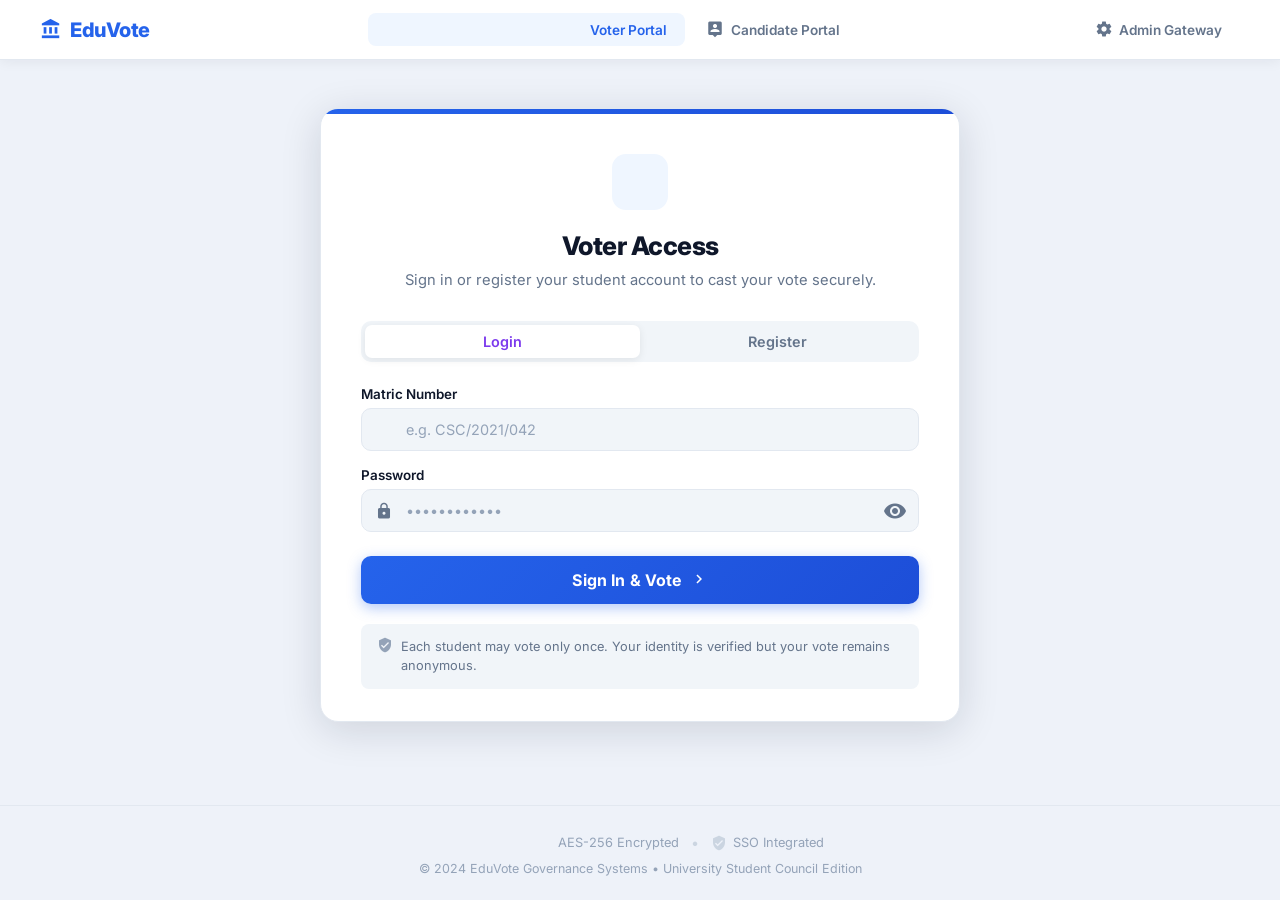
<file: Election/index.html>
<!DOCTYPE html>
<html lang="en">
<head>
  <meta charset="UTF-8" />
  <meta name="viewport" content="width=device-width, initial-scale=1.0"/>
  <title>EduVote – University Student Council Edition</title>
  <meta name="description" content="EduVote: A secure institutional voting platform for university student council elections."/>
  <link rel="preconnect" href="https://fonts.googleapis.com"/>
  <link href="https://fonts.googleapis.com/css2?family=Inter:wght@400;500;600;700;800&display=swap" rel="stylesheet"/>
  <link rel="stylesheet" href="https://fonts.googleapis.com/icon?family=Material+Icons"/>
  <link rel="stylesheet" href="css/style.css"/>
</head>
<body>

  <!-- ═══ NAVBAR ═══ -->
  <nav class="navbar">
    <div class="nav-brand">
      <span class="material-icons brand-icon">account_balance</span>
      <span class="brand-name">EduVote</span>
    </div>
    <div class="nav-tabs">
      <button class="nav-tab active" data-tab="voter" onclick="switchTab('voter')">
        <span class="material-icons tab-icon">how_to_vote</span>
        Voter Portal
      </button>
      <button class="nav-tab" data-tab="candidate" onclick="switchTab('candidate')">
        <span class="material-icons tab-icon">person_pin</span>
        Candidate Portal
      </button>
      <button class="nav-tab" data-tab="admin" onclick="switchTab('admin')">
        <span class="material-icons tab-icon">admin_panel_settings</span>
        Admin Gateway
      </button>
    </div>
  </nav>

  <!-- ═══ MAIN CONTENT ═══ -->
  <main class="main-content">

    <!-- ════════════ VOTER TAB ════════════ -->
    <section id="tab-voter" class="tab-panel active">
      <div class="card">
        <div class="card-top-bar voter-bar"></div>
        <div class="card-body">
          <div class="card-icon-wrap voter-icon-wrap">
            <span class="material-icons card-icon">how_to_vote</span>
          </div>
          <h1 class="card-title">Voter Access</h1>
          <p class="card-subtitle">Sign in or register your student account to cast your vote securely.</p>

          <div class="toggle-group">
            <button class="toggle-btn active" id="voter-login-btn" onclick="switchVoterView('login')">Login</button>
            <button class="toggle-btn" id="voter-register-btn" onclick="switchVoterView('register')">Register</button>
          </div>

          <!-- LOGIN FORM -->
          <form id="voter-login-form" class="auth-form" onsubmit="handleVoterLogin(event)">
            <div class="form-group">
              <label for="voter-matric">Matric Number</label>
              <div class="input-wrap">
                <span class="material-icons input-icon">badge</span>
                <input id="voter-matric" type="text" placeholder="e.g. CSC/2021/042" required/>
              </div>
            </div>
            <div class="form-group">
              <label for="voter-pass">Password</label>
              <div class="input-wrap">
                <span class="material-icons input-icon">lock</span>
                <input id="voter-pass" type="password" placeholder="••••••••••••" required/>
                <button type="button" class="toggle-pass" onclick="togglePassword('voter-pass', this)">
                  <span class="material-icons">visibility</span>
                </button>
              </div>
            </div>
            <div id="voter-error" class="error-msg hidden">
              <span class="material-icons">error_outline</span> Invalid credentials. Please try again.
            </div>
            <button type="submit" class="btn-primary voter-btn">
              Sign In &amp; Vote <span class="material-icons btn-icon">chevron_right</span>
            </button>
          </form>

          <!-- REGISTER FORM -->
          <form id="voter-register-form" class="auth-form hidden" onsubmit="handleVoterRegister(event)">
            <div class="form-group">
              <label for="voter-reg-name">Full Name</label>
              <div class="input-wrap">
                <span class="material-icons input-icon">person</span>
                <input id="voter-reg-name" type="text" placeholder="e.g. Jane Adaeze Obi" required/>
              </div>
            </div>
            <div class="form-group">
              <label for="voter-reg-matric">Matric Number</label>
              <div class="input-wrap">
                <span class="material-icons input-icon">badge</span>
                <input id="voter-reg-matric" type="text" placeholder="e.g. CSC/2021/042" required/>
              </div>
            </div>
            <div class="form-group">
              <label for="voter-reg-year">Year / Grade</label>
              <div class="input-wrap">
                <span class="material-icons input-icon">school</span>
                <select id="voter-reg-year" required>
                  <option value="">Select your year…</option>
                  <option value="1">Year 1 (100 Level)</option>
                  <option value="2">Year 2 (200 Level)</option>
                  <option value="3">Year 3 (300 Level)</option>
                  <option value="4">Year 4 (400 Level)</option>
                  <option value="5">Year 5 (500 Level)</option>
                </select>
              </div>
            </div>
            <div class="form-group">
              <label for="voter-reg-email">School Email</label>
              <div class="input-wrap">
                <span class="material-icons input-icon">email</span>
                <input id="voter-reg-email" type="email" placeholder="student@university.edu" required/>
              </div>
            </div>
            <div class="form-group">
              <label for="voter-reg-contact">Contact Info</label>
              <div class="input-wrap">
                <span class="material-icons input-icon">phone</span>
                <input id="voter-reg-contact" type="tel" placeholder="e.g. +234 801 234 5678" required/>
              </div>
            </div>
            <div class="form-group">
              <label for="voter-reg-pass">Create Password</label>
              <div class="input-wrap">
                <span class="material-icons input-icon">lock</span>
                <input id="voter-reg-pass" type="password" placeholder="Min. 8 characters" required/>
                <button type="button" class="toggle-pass" onclick="togglePassword('voter-reg-pass', this)">
                  <span class="material-icons">visibility</span>
                </button>
              </div>
            </div>
            <div id="voter-reg-error" class="error-msg hidden">
              <span class="material-icons">error_outline</span> Please fill in all fields correctly.
            </div>
            <button type="submit" class="btn-primary voter-btn">
              Create Account <span class="material-icons btn-icon">how_to_reg</span>
            </button>
          </form>

          <div class="card-footer-note">
            <span class="material-icons note-icon">verified_user</span>
            Each student may vote only once. Your identity is verified but your vote remains anonymous.
          </div>
        </div>
      </div>
    </section>

    <!-- ════════════ CANDIDATE TAB ════════════ -->
    <section id="tab-candidate" class="tab-panel">
      <div class="card">
        <div class="card-top-bar candidate-bar"></div>
        <div class="card-body">
          <div class="card-icon-wrap candidate-icon-wrap">
            <span class="material-icons card-icon">person_pin</span>
          </div>
          <h1 class="card-title">Candidate Portal</h1>
          <p class="card-subtitle">Register your candidacy or access your campaign dashboard.</p>

          <div class="toggle-group">
            <button class="toggle-btn active" id="cand-login-btn" onclick="switchCandidateView('login')">Login</button>
            <button class="toggle-btn" id="cand-register-btn" onclick="switchCandidateView('register')">Register</button>
          </div>

          <!-- LOGIN FORM -->
          <form id="candidate-login-form" class="auth-form" onsubmit="handleCandidateLogin(event)">
            <div class="form-group">
              <label for="cand-matric">Matric Number</label>
              <div class="input-wrap">
                <span class="material-icons input-icon">badge</span>
                <input id="cand-matric" type="text" placeholder="e.g. CSC/2021/042" required/>
              </div>
            </div>
            <div class="form-group">
              <label for="cand-pass">Password</label>
              <div class="input-wrap">
                <span class="material-icons input-icon">lock</span>
                <input id="cand-pass" type="password" placeholder="••••••••••••" required/>
                <button type="button" class="toggle-pass" onclick="togglePassword('cand-pass', this)">
                  <span class="material-icons">visibility</span>
                </button>
              </div>
            </div>
            <div id="cand-error" class="error-msg hidden">
              <span class="material-icons">error_outline</span> Invalid credentials. Please try again.
            </div>
            <button type="submit" class="btn-primary candidate-btn">
              Access Dashboard <span class="material-icons btn-icon">chevron_right</span>
            </button>
          </form>

          <!-- REGISTER FORM -->
          <form id="candidate-register-form" class="auth-form hidden" onsubmit="handleCandidateRegister(event)">
            <div class="form-group">
              <label for="cand-reg-name">Full Name</label>
              <div class="input-wrap">
                <span class="material-icons input-icon">person</span>
                <input id="cand-reg-name" type="text" placeholder="e.g. John Adewale Doe" required/>
              </div>
            </div>
            <div class="form-group">
              <label for="cand-reg-matric">Matric Number</label>
              <div class="input-wrap">
                <span class="material-icons input-icon">badge</span>
                <input id="cand-reg-matric" type="text" placeholder="e.g. CSC/2021/042" required/>
              </div>
            </div>
            <div class="form-group">
              <label for="cand-reg-year">Year / Grade</label>
              <div class="input-wrap">
                <span class="material-icons input-icon">school</span>
                <select id="cand-reg-year" required>
                  <option value="">Select your year…</option>
                  <option value="1">Year 1 (100 Level)</option>
                  <option value="2">Year 2 (200 Level)</option>
                  <option value="3">Year 3 (300 Level)</option>
                  <option value="4">Year 4 (400 Level)</option>
                  <option value="5">Year 5 (500 Level)</option>
                </select>
              </div>
            </div>
            <div class="form-group">
              <label for="cand-reg-dept">Department</label>
              <div class="input-wrap">
                <span class="material-icons input-icon">account_tree</span>
                <input id="cand-reg-dept" type="text" placeholder="e.g. Computer Science" required/>
              </div>
            </div>
            <div class="form-group">
              <label for="cand-reg-position">Desired Position</label>
              <div class="input-wrap">
                <span class="material-icons input-icon">assignment_ind</span>
                <select id="cand-reg-position" required>
                  <option value="">Select position…</option>
                  <option value="President">President</option>
                  <option value="Vice President">Vice President</option>
                  <option value="Treasurer">Treasurer</option>
                  <option value="Secretary">Secretary</option>
                </select>
              </div>
            </div>
            <div class="form-group">
              <label for="cand-reg-photo">Profile Photo</label>
              <div class="input-wrap">
                <span class="material-icons input-icon">add_a_photo</span>
                <input id="cand-reg-photo" type="file" accept="image/*" required style="padding-top: 0.6rem;"/>
              </div>
            </div>
            <div class="form-group">
              <label for="cand-reg-manifesto">Candidate's Manifesto</label>
              <div class="input-wrap">
                <span class="material-icons input-icon">description</span>
                <textarea id="cand-reg-manifesto" placeholder="Write your campaign manifesto here..." required style="min-height: 120px; padding-top: 0.8rem; resize: vertical;"></textarea>
              </div>
            </div>
            <div class="form-group">
              <label for="cand-reg-contact">Contact Info</label>
              <div class="input-wrap">
                <span class="material-icons input-icon">phone</span>
                <input id="cand-reg-contact" type="tel" placeholder="e.g. +234 801 234 5678" required/>
              </div>
            </div>
            <div class="form-group">
              <label for="cand-reg-pass">Create Password</label>
              <div class="input-wrap">
                <span class="material-icons input-icon">lock</span>
                <input id="cand-reg-pass" type="password" placeholder="Min. 8 characters" required/>
                <button type="button" class="toggle-pass" onclick="togglePassword('cand-reg-pass', this)">
                  <span class="material-icons">visibility</span>
                </button>
              </div>
            </div>
            <div id="cand-reg-error" class="error-msg hidden">
              <span class="material-icons">error_outline</span> Please fill in all fields.
            </div>
            <button type="submit" class="btn-primary candidate-btn">
              Submit Application <span class="material-icons btn-icon">send</span>
            </button>
          </form>

          <div class="card-footer-note">
            <span class="material-icons note-icon">info</span>
            Candidacy applications are subject to review by the Election Committee.
          </div>
        </div>
      </div>
    </section>

    <!-- ════════════ ADMIN TAB ════════════ -->
    <section id="tab-admin" class="tab-panel">
      <div class="card">
        <div class="card-top-bar admin-bar"></div>
        <div class="card-body">
          <div class="card-icon-wrap admin-icon-wrap">
            <span class="material-icons card-icon">admin_panel_settings</span>
          </div>
          <h1 class="card-title">Institutional Access</h1>
          <p class="card-subtitle">Login or register your administrative account to manage elections.</p>

          <div class="toggle-group">
            <button class="toggle-btn active" id="admin-login-btn" onclick="switchAdminView('login')">Login</button>
            <button class="toggle-btn" id="admin-register-btn" onclick="switchAdminView('register')">Register</button>
          </div>

          <!-- LOGIN FORM -->
          <form id="admin-login-form" class="auth-form" onsubmit="handleAdminLogin(event)">
            <div class="form-group">
              <label for="admin-email">School Email</label>
              <div class="input-wrap">
                <span class="material-icons input-icon">email</span>
                <input id="admin-email" type="email" placeholder="name@university.edu" required/>
              </div>
            </div>
            <div class="form-group">
              <label for="admin-pass">Password</label>
              <div class="input-wrap">
                <span class="material-icons input-icon">lock</span>
                <input id="admin-pass" type="password" placeholder="••••••••••••" required/>
                <button type="button" class="toggle-pass" onclick="togglePassword('admin-pass', this)">
                  <span class="material-icons">visibility</span>
                </button>
              </div>
            </div>
            <div id="admin-error" class="error-msg hidden">
              <span class="material-icons">error_outline</span> Invalid credentials. Access denied.
            </div>
            <button type="submit" class="btn-primary admin-btn">
              Authenticate <span class="material-icons btn-icon">shield</span>
            </button>
          </form>

          <!-- REGISTER FORM -->
          <form id="admin-register-form" class="auth-form hidden" onsubmit="handleAdminRegister(event)">
            <div class="form-group">
              <label for="admin-reg-name">Full Name</label>
              <div class="input-wrap">
                <span class="material-icons input-icon">person</span>
                <input id="admin-reg-name" type="text" placeholder="e.g. Dr. Emeka Okafor" required/>
              </div>
            </div>
            <div class="form-group">
              <label for="admin-reg-email">School Email</label>
              <div class="input-wrap">
                <span class="material-icons input-icon">email</span>
                <input id="admin-reg-email" type="email" placeholder="name@university.edu" required/>
              </div>
            </div>

            <div class="form-group">
              <label for="admin-reg-pass">Create Password</label>
              <div class="input-wrap">
                <span class="material-icons input-icon">lock</span>
                <input id="admin-reg-pass" type="password" placeholder="Min. 8 characters" required/>
                <button type="button" class="toggle-pass" onclick="togglePassword('admin-reg-pass', this)">
                  <span class="material-icons">visibility</span>
                </button>
              </div>
            </div>
            <div id="admin-reg-error" class="error-msg hidden">
              <span class="material-icons">error_outline</span> Please fill in all fields correctly.
            </div>
            <button type="submit" class="btn-primary admin-btn">
              Submit Registration <span class="material-icons btn-icon">how_to_reg</span>
            </button>
          </form>

          <div class="card-footer-note">
            <span class="material-icons note-icon">lock</span>
            Secure connection established. All administrative actions are logged for academic integrity.
          </div>
        </div>
      </div>
    </section>
  </main>

  <!-- ═══ SECURITY FOOTER ═══ -->
  <footer class="site-footer">
    <div class="footer-badges">
      <div class="footer-badge">
        <span class="material-icons">shield</span>
        AES-256 Encrypted
      </div>
      <div class="footer-sep">•</div>
      <div class="footer-badge">
        <span class="material-icons">verified_user</span>
        SSO Integrated
      </div>
    </div>
    <p class="copyright">© 2024 EduVote Governance Systems • University Student Council Edition</p>
  </footer>

  <!-- ═══ TOAST NOTIFICATION ═══ -->
  <div id="toast" class="toast hidden">
    <span class="material-icons">info</span>
    <span id="toast-msg"></span>
  </div>

  <script src="js/app.js"></script>
</body>
</html>
</file>
<file: Election/css/style.css>
/* ════════════════════════════════════════
   EduVote – Global Styles
   ════════════════════════════════════════ */

@import url('https://fonts.googleapis.com/css2?family=Inter:wght@400;500;600;700;800&display=swap');

*,
*::before,
*::after
{
  box-sizing: border-box;
  margin: 0;
  padding: 0;
}

:root
{
  --voter-primary: #2563eb;
  --voter-light: #eff6ff;
  --voter-gradient: linear-gradient(135deg, #2563eb, #1d4ed8);

  --candidate-primary: #7c3aed;
  --candidate-light: #f5f3ff;
  --candidate-gradient: linear-gradient(135deg, #7c3aed, #6d28d9);

  --admin-primary: #0f172a;
  --admin-accent: #2563eb;
  --admin-light: #f8fafc;
  --admin-gradient: linear-gradient(135deg, #2563eb, #7c3aed);

  --bg: #eef2f9;
  --surface: #ffffff;
  --text-primary: #0f172a;
  --text-secondary: #64748b;
  --border: #e2e8f0;
  --input-bg: #f1f5f9;
  --shadow: 0 4px 24px rgba(15, 23, 42, .08);
  --shadow-lg: 0 8px 40px rgba(15, 23, 42, .14);
  --radius: 18px;
  --radius-sm: 10px;
  --transition: .22s cubic-bezier(.4, 0, .2, 1);
}

html
{
  scroll-behavior: smooth;
}

body
{
  font-family: 'Inter', sans-serif;
  background: var(--bg);
  color: var(--text-primary);
  min-height: 100vh;
  display: flex;
  flex-direction: column;
}

/* ══ NAVBAR ══ */
.navbar
{
  background: var(--surface);
  border-bottom: 1px solid var(--border);
  display: flex;
  align-items: center;
  justify-content: space-between;
  padding: 0 2.5rem;
  height: 60px;
  position: sticky;
  top: 0;
  z-index: 100;
  box-shadow: 0 2px 12px rgba(15, 23, 42, .06);
}

.nav-brand
{
  display: flex;
  align-items: center;
  gap: .5rem;
  font-size: 1.25rem;
  font-weight: 800;
  color: var(--voter-primary);
  letter-spacing: -.5px;
}

.brand-icon
{
  font-size: 1.4rem !important;
}

.nav-tabs
{
  display: flex;
  gap: .25rem;
}

.nav-tab
{
  display: flex;
  align-items: center;
  gap: .4rem;
  padding: .5rem 1.1rem;
  border: none;
  border-radius: 8px;
  background: transparent;
  color: var(--text-secondary);
  font-size: .85rem;
  font-weight: 600;
  font-family: 'Inter', sans-serif;
  cursor: pointer;
  transition: all var(--transition);
}

.nav-tab .tab-icon
{
  font-size: 1.1rem !important;
}

.nav-tab:hover
{
  background: var(--input-bg);
  color: var(--text-primary);
}

.nav-tab.active[data-tab="voter"]
{
  background: var(--voter-light);
  color: var(--voter-primary);
}

.nav-tab.active[data-tab="candidate"]
{
  background: var(--candidate-light);
  color: var(--candidate-primary);
}

.nav-tab.active[data-tab="admin"]
{
  background: #f1f5f9;
  color: var(--admin-primary);
}

/* ══ MAIN ══ */
.main-content
{
  flex: 1;
  display: flex;
  align-items: flex-start;
  justify-content: center;
  padding: 3rem 1.5rem 2rem;
}

.tab-panel
{
  display: none;
  width: 100%;
  max-width: 640px;
}

.tab-panel.active
{
  display: block;
  animation: fadeUp .3s ease;
}

@keyframes fadeUp
{
  from
  {
    opacity: 0;
    transform: translateY(16px);
  }

  to
  {
    opacity: 1;
    transform: translateY(0);
  }
}

/* ══ CARD ══ */
.card
{
  background: var(--surface);
  border-radius: var(--radius);
  box-shadow: var(--shadow-lg);
  overflow: hidden;
  border: 1px solid var(--border);
}

.card-top-bar
{
  height: 5px;
}

.voter-bar
{
  background: var(--voter-gradient);
}

.candidate-bar
{
  background: var(--candidate-gradient);
}

.admin-bar
{
  background: var(--admin-gradient);
}

.card-body
{
  padding: 2.5rem 2.5rem 2rem;
}

.card-icon-wrap
{
  width: 56px;
  height: 56px;
  border-radius: 14px;
  display: flex;
  align-items: center;
  justify-content: center;
  margin: 0 auto 1.25rem;
}

.voter-icon-wrap
{
  background: var(--voter-light);
}

.candidate-icon-wrap
{
  background: var(--candidate-light);
}

.admin-icon-wrap
{
  background: #f1f5f9;
}

.card-icon
{
  font-size: 1.75rem !important;
}

.voter-icon-wrap .card-icon
{
  color: var(--voter-primary);
}

.candidate-icon-wrap .card-icon
{
  color: var(--candidate-primary);
}

.admin-icon-wrap .card-icon
{
  color: var(--admin-primary);
}

.card-title
{
  text-align: center;
  font-size: 1.6rem;
  font-weight: 800;
  color: var(--text-primary);
  margin-bottom: .5rem;
  letter-spacing: -.5px;
}

.card-subtitle
{
  text-align: center;
  color: var(--text-secondary);
  font-size: .92rem;
  line-height: 1.6;
  margin-bottom: 1.75rem;
}

/* ══ TOGGLE GROUP (Login / Register) ══ */
.toggle-group
{
  display: flex;
  background: var(--input-bg);
  border-radius: 10px;
  padding: 4px;
  margin-bottom: 1.5rem;
}

.toggle-btn
{
  flex: 1;
  padding: .5rem;
  border: none;
  border-radius: 7px;
  background: transparent;
  font-size: .9rem;
  font-weight: 600;
  font-family: 'Inter', sans-serif;
  cursor: pointer;
  color: var(--text-secondary);
  transition: all var(--transition);
}

.toggle-btn.active
{
  background: var(--surface);
  color: var(--candidate-primary);
  box-shadow: 0 2px 8px rgba(0, 0, 0, .08);
}

/* ══ FORMS ══ */
.auth-form
{
  display: flex;
  flex-direction: column;
  gap: 1rem;
}

.form-group
{
  display: flex;
  flex-direction: column;
  gap: .4rem;
}

.form-group label
{
  font-size: .84rem;
  font-weight: 600;
  color: var(--text-primary);
}

.input-wrap
{
  position: relative;
  display: flex;
  align-items: center;
}

.input-icon
{
  position: absolute;
  left: 14px;
  color: var(--text-secondary);
  font-size: 1.15rem !important;
  pointer-events: none;
}

.input-wrap input,
.input-wrap select,
.input-wrap textarea
{
  width: 100%;
  padding: .75rem .85rem .75rem 2.75rem;
  border: 1.5px solid var(--border);
  border-radius: var(--radius-sm);
  background: var(--input-bg);
  font-size: .9rem;
  font-family: 'Inter', sans-serif;
  color: var(--text-primary);
  outline: none;
  transition: border-color var(--transition), box-shadow var(--transition);
  appearance: none;
}

.input-wrap input:focus,
.input-wrap select:focus
{
  border-color: var(--voter-primary);
  box-shadow: 0 0 0 3px rgba(37, 99, 235, .12);
  background: #fff;
}

.input-wrap input::placeholder
{
  color: #94a3b8;
}

.toggle-pass
{
  position: absolute;
  right: 12px;
  background: none;
  border: none;
  cursor: pointer;
  color: var(--text-secondary);
  display: flex;
  padding: 0;
  transition: color var(--transition);
}

.toggle-pass:hover
{
  color: var(--voter-primary);
}

/* ══ ERROR ══ */
.error-msg
{
  display: flex;
  align-items: center;
  gap: .4rem;
  font-size: .83rem;
  color: #dc2626;
  background: #fef2f2;
  border: 1px solid #fecaca;
  border-radius: 8px;
  padding: .6rem .85rem;
}

.error-msg .material-icons
{
  font-size: 1rem !important;
}

/* ══ BUTTONS ══ */
.btn-primary
{
  display: flex;
  align-items: center;
  justify-content: center;
  gap: .5rem;
  width: 100%;
  padding: .85rem 1.5rem;
  border: none;
  border-radius: var(--radius-sm);
  font-size: 1rem;
  font-weight: 700;
  font-family: 'Inter', sans-serif;
  color: #fff;
  cursor: pointer;
  margin-top: .5rem;
  transition: all var(--transition);
  letter-spacing: .01em;
}

.voter-btn
{
  background: var(--voter-gradient);
  box-shadow: 0 4px 14px rgba(37, 99, 235, .35);
}

.candidate-btn
{
  background: var(--candidate-gradient);
  box-shadow: 0 4px 14px rgba(124, 58, 237, .35);
}

.admin-btn
{
  background: var(--admin-gradient);
  box-shadow: 0 4px 14px rgba(37, 99, 235, .35);
}

.voter-btn:hover
{
  transform: translateY(-1px);
  box-shadow: 0 6px 20px rgba(37, 99, 235, .45);
}

.candidate-btn:hover
{
  transform: translateY(-1px);
  box-shadow: 0 6px 20px rgba(124, 58, 237, .45);
}

.admin-btn:hover
{
  transform: translateY(-1px);
  box-shadow: 0 6px 20px rgba(37, 99, 235, .45);
}

.btn-primary:disabled
{
  opacity: .5;
  cursor: not-allowed;
  transform: none !important;
}

.btn-icon
{
  font-size: 1.1rem !important;
}

.btn-outline
{
  display: flex;
  align-items: center;
  gap: .4rem;
  padding: .5rem 1rem;
  border: 1.5px solid var(--border);
  border-radius: 8px;
  background: var(--surface);
  font-size: .85rem;
  font-weight: 600;
  font-family: 'Inter', sans-serif;
  cursor: pointer;
  color: var(--text-secondary);
  transition: all var(--transition);
}

.btn-outline:hover
{
  border-color: var(--voter-primary);
  color: var(--voter-primary);
  background: var(--voter-light);
}

/* ══ FORGOT LINK ══ */
.forgot-link
{
  display: block;
  text-align: center;
  color: var(--voter-primary);
  font-size: .88rem;
  font-weight: 600;
  margin-top: .75rem;
  text-decoration: none;
  transition: opacity var(--transition);
}

.forgot-link:hover
{
  opacity: .75;
  text-decoration: underline;
}

/* ══ CARD FOOTER NOTE ══ */
.card-footer-note
{
  display: flex;
  align-items: flex-start;
  gap: .5rem;
  margin-top: 1.25rem;
  padding: .85rem 1rem;
  background: var(--input-bg);
  border-radius: 8px;
  font-size: .8rem;
  color: var(--text-secondary);
  line-height: 1.5;
}

.note-icon
{
  font-size: 1rem !important;
  color: #94a3b8;
  flex-shrink: 0;
}

/* ══ DASHBOARD ══ */
.dashboard
{
  margin-top: 1.5rem;
  animation: fadeUp .3s ease;
}

.dashboard-header
{
  display: flex;
  align-items: center;
  justify-content: space-between;
  margin-bottom: 1.5rem;
  flex-wrap: wrap;
  gap: 1rem;
}

.dashboard-header h2
{
  font-size: 1.4rem;
  font-weight: 800;
  color: var(--text-primary);
}

.dashboard-sub
{
  color: var(--text-secondary);
  font-size: .88rem;
  margin-top: .2rem;
}

/* ══ STATS GRID ══ */
.stats-grid
{
  display: grid;
  grid-template-columns: repeat(4, 1fr);
  gap: 1rem;
  margin-bottom: 1.75rem;
}

@media (max-width: 560px)
{
  .stats-grid
  {
    grid-template-columns: repeat(2, 1fr);
  }
}

.stat-card
{
  background: var(--surface);
  border-radius: var(--radius-sm);
  padding: 1.25rem 1rem;
  display: flex;
  flex-direction: column;
  align-items: center;
  gap: .4rem;
  border: 1.5px solid var(--border);
  box-shadow: var(--shadow);
  text-align: center;
  transition: transform var(--transition), box-shadow var(--transition);
}

.stat-card:hover
{
  transform: translateY(-2px);
  box-shadow: var(--shadow-lg);
}

.stat-icon
{
  font-size: 1.5rem !important;
}

.admin-stat .stat-icon
{
  color: var(--admin-accent);
}

.candidate-stat .stat-icon
{
  color: var(--candidate-primary);
}

.stat-value
{
  font-size: 1.6rem;
  font-weight: 800;
  color: var(--text-primary);
}

.stat-label
{
  font-size: .75rem;
  color: var(--text-secondary);
  font-weight: 500;
}

/* ══ ELECTION INFO BAR ══ */
.election-info-bar
{
  display: flex;
  flex-wrap: wrap;
  gap: .75rem;
  margin-bottom: 1.5rem;
}

.info-chip
{
  display: flex;
  align-items: center;
  gap: .4rem;
  background: var(--surface);
  border: 1.5px solid var(--border);
  border-radius: 8px;
  padding: .5rem .85rem;
  font-size: .82rem;
  color: var(--text-secondary);
  box-shadow: var(--shadow);
}

.info-chip .material-icons
{
  font-size: 1rem !important;
  color: var(--voter-primary);
}

/* ══ SECTION HEADING ══ */
.section-heading
{
  font-size: 1rem;
  font-weight: 700;
  color: var(--text-primary);
  margin-bottom: 1rem;
  border-left: 3px solid var(--voter-primary);
  padding-left: .65rem;
}

/* ══ CANDIDATES GRID ══ */
.candidates-grid
{
  display: grid;
  grid-template-columns: repeat(auto-fill, minmax(270px, 1fr));
  gap: 1rem;
  margin-bottom: 1.25rem;
}

.candidate-card
{
  background: var(--surface);
  border: 2px solid var(--border);
  border-radius: var(--radius-sm);
  padding: 1.1rem;
  display: flex;
  align-items: center;
  gap: 1rem;
  cursor: pointer;
  transition: all var(--transition);
}

.candidate-card:hover
{
  border-color: var(--voter-primary);
  background: var(--voter-light);
}

.candidate-card.chosen
{
  border-color: var(--voter-primary);
  background: var(--voter-light);
  box-shadow: 0 0 0 3px rgba(37, 99, 235, .15);
}

.cand-avatar
{
  width: 48px;
  height: 48px;
  border-radius: 50%;
  display: flex;
  align-items: center;
  justify-content: center;
  font-size: 1.25rem;
  font-weight: 700;
  color: #fff;
  flex-shrink: 0;
}

.cand-info
{
  flex: 1;
}

.cand-info h4
{
  font-size: .95rem;
  font-weight: 700;
  color: var(--text-primary);
}

.cand-info p
{
  font-size: .78rem;
  color: var(--text-secondary);
  margin-top: .1rem;
}

.cand-radio
{
  width: 20px;
  height: 20px;
  border-radius: 50%;
  border: 2px solid var(--border);
  display: flex;
  align-items: center;
  justify-content: center;
  flex-shrink: 0;
  transition: all var(--transition);
}

.candidate-card.chosen .cand-radio
{
  border-color: var(--voter-primary);
  background: var(--voter-primary);
}

.candidate-card.chosen .cand-radio::after
{
  content: '';
  width: 8px;
  height: 8px;
  border-radius: 50%;
  background: #fff;
}

/* ══ VOTE CONFIRM ══ */
.vote-confirm
{
  display: flex;
  align-items: center;
  gap: 1rem;
  background: #f0fdf4;
  border: 1.5px solid #86efac;
  border-radius: 10px;
  padding: 1rem 1.25rem;
  margin-bottom: 1rem;
  color: #15803d;
}

.vote-confirm .material-icons
{
  font-size: 1.75rem !important;
  flex-shrink: 0;
}

.submit-vote-btn
{
  max-width: 280px;
}

/* ══ RESULTS TABLE ══ */
.results-table
{
  background: var(--surface);
  border: 1.5px solid var(--border);
  border-radius: var(--radius-sm);
  overflow: hidden;
  box-shadow: var(--shadow);
}

.results-header
{
  display: grid;
  grid-template-columns: 2fr 1.5fr 1fr 2fr 1fr;
  padding: .7rem 1.25rem;
  background: var(--input-bg);
  font-size: .78rem;
  font-weight: 700;
  color: var(--text-secondary);
  text-transform: uppercase;
  letter-spacing: .04em;
  border-bottom: 1.5px solid var(--border);
}

.results-row
{
  display: grid;
  grid-template-columns: 2fr 1.5fr 1fr 2fr 1fr;
  align-items: center;
  padding: .85rem 1.25rem;
  font-size: .88rem;
  border-bottom: 1px solid var(--border);
  transition: background var(--transition);
}

.results-row:last-child
{
  border-bottom: none;
}

.results-row:hover
{
  background: var(--input-bg);
}

.results-row.leading
{
  background: rgba(37, 99, 235, .04);
}

.cand-cell
{
  display: flex;
  align-items: center;
  gap: .6rem;
  font-weight: 600;
}

.mini-avatar
{
  width: 28px;
  height: 28px;
  border-radius: 50%;
  display: flex;
  align-items: center;
  justify-content: center;
  font-size: .75rem;
  font-weight: 700;
  color: #fff;
  flex-shrink: 0;
}

.progress-bar
{
  width: 100%;
  height: 6px;
  background: var(--input-bg);
  border-radius: 3px;
  overflow: hidden;
  margin-bottom: 2px;
}

.progress-fill
{
  height: 100%;
  border-radius: 3px;
}

.voter-fill
{
  background: var(--voter-primary);
}

.candidate-fill
{
  background: var(--candidate-primary);
}

/* ══ BADGES ══ */
.badge
{
  display: inline-block;
  padding: .25rem .6rem;
  border-radius: 6px;
  font-size: .74rem;
  font-weight: 700;
  text-transform: uppercase;
  letter-spacing: .04em;
}

.badge-leading
{
  background: #dbeafe;
  color: var(--voter-primary);
}

.badge-active
{
  background: #dcfce7;
  color: #16a34a;
}

.badge-pending
{
  background: #fef9c3;
  color: #b45309;
}

/* ══ CAMPAIGN PROFILE ══ */
.campaign-profile-card
{
  display: flex;
  align-items: center;
  gap: 1.25rem;
  background: var(--surface);
  border: 1.5px solid var(--border);
  border-radius: var(--radius-sm);
  padding: 1.25rem 1.5rem;
  box-shadow: var(--shadow);
  flex-wrap: wrap;
}

.profile-avatar
{
  width: 56px;
  height: 56px;
  border-radius: 50%;
  display: flex;
  align-items: center;
  justify-content: center;
  flex-shrink: 0;
}

.candidate-avatar
{
  background: var(--candidate-light);
}

.candidate-avatar .material-icons
{
  font-size: 1.75rem !important;
  color: var(--candidate-primary);
}

.profile-info
{
  flex: 1;
}

.profile-info h4
{
  font-size: 1.05rem;
  font-weight: 700;
  color: var(--text-primary);
  margin-bottom: .3rem;
}

.position-badge
{
  display: flex;
  align-items: center;
  gap: .3rem;
  font-size: .82rem;
  color: var(--candidate-primary);
  font-weight: 600;
  margin-bottom: .3rem;
}

.position-badge .material-icons
{
  font-size: 1rem !important;
}

.profile-status
{
  display: flex;
  align-items: center;
  gap: .3rem;
  font-size: .8rem;
  font-weight: 600;
}

.profile-status.approved
{
  color: #16a34a;
}

.profile-status .material-icons
{
  font-size: 1rem !important;
}

.edit-btn
{
  margin-left: auto;
}

/* ══ CONTROL BUTTONS ══ */
.control-buttons
{
  display: flex;
  flex-wrap: wrap;
  gap: .75rem;
  margin-top: .25rem;
}

.btn-control
{
  display: flex;
  align-items: center;
  gap: .45rem;
  padding: .65rem 1.15rem;
  border: none;
  border-radius: 8px;
  font-size: .88rem;
  font-weight: 700;
  font-family: 'Inter', sans-serif;
  cursor: pointer;
  transition: all var(--transition);
}

.btn-pause
{
  background: #fef3c7;
  color: #b45309;
}

.btn-announce
{
  background: #dbeafe;
  color: var(--voter-primary);
}

.btn-export
{
  background: #dcfce7;
  color: #16a34a;
}

.btn-reset
{
  background: #fee2e2;
  color: #dc2626;
}

.btn-pause:hover
{
  background: #fde68a;
}

.btn-announce:hover
{
  background: #bfdbfe;
}

.btn-export:hover
{
  background: #bbf7d0;
}

.btn-reset:hover
{
  background: #fecaca;
}

.btn-control .material-icons
{
  font-size: 1.1rem !important;
}

/* ══ FOOTER ══ */
.site-footer
{
  text-align: center;
  padding: 1.75rem 1rem 1.5rem;
  border-top: 1px solid var(--border);
  margin-top: auto;
}

.footer-badges
{
  display: flex;
  align-items: center;
  justify-content: center;
  gap: .75rem;
  margin-bottom: .6rem;
  flex-wrap: wrap;
}

.footer-badge
{
  display: flex;
  align-items: center;
  gap: .35rem;
  font-size: .8rem;
  color: #94a3b8;
}

.footer-badge .material-icons
{
  font-size: 1rem !important;
  color: #cbd5e1;
}

.footer-sep
{
  color: #cbd5e1;
  font-size: .9rem;
}

.copyright
{
  font-size: .78rem;
  color: #94a3b8;
  margin-top: .25rem;
}

/* ══ TOAST ══ */
.toast
{
  position: fixed;
  bottom: 1.75rem;
  left: 50%;
  transform: translateX(-50%);
  background: #0f172a;
  color: #fff;
  padding: .8rem 1.5rem;
  border-radius: 10px;
  font-size: .88rem;
  font-weight: 500;
  display: flex;
  align-items: center;
  gap: .6rem;
  box-shadow: 0 8px 30px rgba(0, 0, 0, .2);
  z-index: 999;
  animation: slideUp .25s ease;
  max-width: 90vw;
}

.toast.hidden
{
  display: none;
}

.toast .material-icons
{
  font-size: 1.1rem !important;
  color: #60a5fa;
}

@keyframes slideUp
{
  from
  {
    opacity: 0;
    transform: translateX(-50%) translateY(16px);
  }

  to
  {
    opacity: 1;
    transform: translateX(-50%) translateY(0);
  }
}

/* ══ UTILITY ══ */
.hidden
{
  display: none !important;
}

/* ══ RESPONSIVE ══ */
@media (max-width: 700px)
{
  .navbar
  {
    padding: 0 1rem;
    flex-wrap: wrap;
    height: auto;
    gap: .5rem;
    padding-top: .5rem;
    padding-bottom: .5rem;
  }

  .nav-tabs
  {
    width: 100%;
    justify-content: center;
    gap: .1rem;
  }

  .nav-tab
  {
    padding: .4rem .65rem;
    font-size: .78rem;
  }

  .card-body
  {
    padding: 1.75rem 1.25rem 1.5rem;
  }

  .main-content
  {
    padding: 1.5rem .75rem 1rem;
  }

  .results-header,
  .results-row
  {
    grid-template-columns: 2fr 1fr 1fr;
  }

  .results-header span:nth-child(2),
  .results-row span:nth-child(2)
  {
    display: none;
  }

  .results-header span:nth-child(4),
  .results-row span:nth-child(4)
  {
    display: none;
  }
}
</file>
<file: Election/css/voter-dashboard.css>
/* ════════════════════════════════════════
   EduVote – Voter Dashboard Styles
   ════════════════════════════════════════ */

/* ── BODY OVERRIDE ── */
.vd-body {
  background: #f1f5fb;
  margin: 0;
  padding: 0;
  min-height: 100vh;
  display: flex;
  flex-direction: column;
  font-family: 'Inter', sans-serif;
  color: #0f172a;
}

/* ══ NAVBAR ══ */
.vd-navbar {
  background: #ffffff;
  border-bottom: 1px solid #e2e8f0;
  display: flex;
  align-items: center;
  justify-content: space-between;
  padding: 0 2.5rem;
  height: 60px;
  position: sticky;
  top: 0;
  z-index: 200;
  box-shadow: 0 2px 10px rgba(15,23,42,.07);
}

.vd-nav-brand {
  display: flex;
  align-items: center;
  gap: .45rem;
  font-size: 1.22rem;
  font-weight: 800;
  color: #2563eb;
  letter-spacing: -.5px;
  text-decoration: none;
}

.vd-brand-icon { font-size: 1.35rem !important; }

.vd-nav-links {
  display: flex;
  gap: 2rem;
}

.vd-nav-link {
  text-decoration: none;
  font-size: .9rem;
  font-weight: 600;
  color: #64748b;
  transition: color .2s;
}
.vd-nav-link:hover { color: #0f172a; }
.vd-nav-link.active { color: #2563eb; }

.vd-nav-avatar {
  width: 38px;
  height: 38px;
  border-radius: 50%;
  overflow: hidden;
  border: 2px solid #e2e8f0;
  display: flex;
  align-items: center;
  justify-content: center;
  background: #f1f5f9;
  cursor: pointer;
}
.vd-avatar-img { width: 100%; height: 100%; object-fit: cover; }
.vd-avatar-fallback { font-size: 1.4rem !important; color: #94a3b8; }

/* ══ MAIN LAYOUT ══ */
.vd-main {
  flex: 1;
  display: grid;
  grid-template-columns: 300px 1fr;
  gap: 1.5rem;
  max-width: 1100px;
  width: 100%;
  margin: 0 auto;
  padding: 2rem 1.5rem 3rem;
}

/* ══ SIDEBAR ══ */
.vd-sidebar {
  display: flex;
  flex-direction: column;
  gap: 1rem;
  height: 100%;
}

/* Profile card */
.vd-profile-card {
  background: #fff;
  border-radius: 16px;
  box-shadow: 0 4px 20px rgba(15,23,42,.08);
  border: 1px solid #e2e8f0;
  padding: 2.5rem 1.5rem;
  display: flex;
  flex-direction: column;
  align-items: center;
  text-align: center;
  flex-grow: 1;
  justify-content: center;
}

.vd-avatar-large-wrap {
  position: relative;
  margin-bottom: 1rem;
}

.vd-avatar-large {
  width: 90px;
  height: 90px;
  border-radius: 50%;
  background: #eff6ff;
  border: 3px solid #e2e8f0;
  display: flex;
  align-items: center;
  justify-content: center;
  overflow: hidden;
}
.vd-avatar-large img { width: 100%; height: 100%; object-fit: cover; }

.vd-edit-avatar-btn {
  position: absolute;
  bottom: 2px;
  right: 2px;
  width: 26px;
  height: 26px;
  border-radius: 50%;
  background: #7c3aed;
  border: 2px solid #fff;
  color: #fff;
  display: flex;
  align-items: center;
  justify-content: center;
  cursor: pointer;
  transition: background .2s;
}
.vd-edit-avatar-btn:hover { background: #6d28d9; }

.vd-profile-name {
  font-size: 1.15rem;
  font-weight: 800;
  color: #0f172a;
  margin-bottom: .25rem;
}
.vd-profile-role {
  font-size: .82rem;
  color: #64748b;
  margin-bottom: .75rem;
}

/* Badges */
.vd-profile-badges {
  display: flex;
  gap: .45rem;
  flex-wrap: wrap;
  justify-content: center;
  margin-bottom: 1.4rem;
}
.vd-badge {
  font-size: .72rem;
  font-weight: 600;
  border-radius: 99px;
  padding: .22rem .75rem;
}
.vd-badge-voter {
  background: #eff6ff;
  color: #2563eb;
  border: 1px solid #bfdbfe;
}
.vd-badge-rep {
  background: #f5f3ff;
  color: #7c3aed;
  border: 1px solid #ddd6fe;
}

/* Profile details */
.vd-profile-details {
  width: 100%;
  display: flex;
  flex-direction: column;
  gap: .85rem;
  text-align: left;
}
.vd-detail-item {
  display: flex;
  flex-direction: column;
  gap: .15rem;
}
.vd-detail-label {
  font-size: .65rem;
  font-weight: 700;
  color: #94a3b8;
  letter-spacing: .06em;
  text-transform: uppercase;
}
.vd-detail-value {
  font-size: .9rem;
  font-weight: 600;
  color: #0f172a;
}
.vd-blue { color: #2563eb; }

/* Settings card */
.vd-settings-card {
  background: #fff;
  border-radius: 16px;
  box-shadow: 0 4px 20px rgba(15,23,42,.08);
  border: 1px solid #e2e8f0;
  padding: 1.25rem 1rem 1rem;
}
.vd-settings-title {
  font-size: .68rem;
  font-weight: 700;
  color: #94a3b8;
  letter-spacing: .08em;
  text-transform: uppercase;
  padding: 0 .5rem;
  margin-bottom: .75rem;
}
.vd-settings-nav {
  display: flex;
  flex-direction: column;
  gap: .25rem;
}
.vd-settings-item {
  display: flex;
  align-items: center;
  gap: .65rem;
  padding: .65rem .75rem;
  border-radius: 10px;
  border: none;
  background: transparent;
  font-size: .88rem;
  font-weight: 600;
  font-family: 'Inter', sans-serif;
  color: #475569;
  cursor: pointer;
  width: 100%;
  text-align: left;
  transition: background .18s, color .18s;
}
.vd-settings-item:hover {
  background: #f1f5f9;
  color: #0f172a;
}
.vd-settings-item.active {
  background: #7c3aed;
  color: #fff;
}
.vd-settings-item.active .vd-settings-icon { color: #fff !important; }
.vd-settings-icon { font-size: 1.1rem !important; color: #64748b; }

.vd-signout {
  color: #ef4444;
  margin-top: .15rem;
}
.vd-signout:hover { background: #fef2f2; color: #dc2626; }

/* ══ CONTENT AREA ══ */
.vd-content {
  display: flex;
  flex-direction: column;
  gap: 1.25rem;
  height: 100%;
}

/* Stats row */
.vd-stats-row {
  display: grid;
  grid-template-columns: 1fr;
  gap: 1.5rem;
}

.vd-stat-card {
  border-radius: 14px;
  padding: 1.5rem 1.25rem;
  border: 1px solid #e2e8f0;
  display: flex;
  flex-direction: column;
  gap: .35rem;
  box-shadow: 0 2px 10px rgba(15,23,42,.07);
  transition: transform .2s, box-shadow .2s;
}
.vd-stat-card:hover { transform: translateY(-2px); box-shadow: 0 6px 20px rgba(15,23,42,.12); }

.vd-stat-blue {
  background: #2563eb;
  border-color: #1d4ed8;
  color: #fff;
}
.vd-stat-white { background: #fff; }

.vd-stat-check .material-icons { font-size: 1.6rem !important; color: rgba(255,255,255,.85); }
.vd-stat-icon-wrap .material-icons { font-size: 1.5rem !important; }

.vd-stat-number {
  font-size: 2.2rem;
  font-weight: 800;
  letter-spacing: -.5px;
  line-height: 1;
}
.vd-stat-blue .vd-stat-number { color: #fff; }

.vd-stat-verified {
  font-size: 1.6rem;
  font-weight: 800;
}

.vd-stat-label {
  font-size: .78rem;
  font-weight: 500;
  color: #64748b;
}
.vd-stat-blue .vd-stat-label { color: rgba(255,255,255,.75); }

/* Voting record card */
.vd-record-card {
  background: #fff;
  border-radius: 16px;
  box-shadow: 0 4px 20px rgba(15,23,42,.08);
  border: 1px solid #e2e8f0;
  overflow: hidden;
  display: flex;
  flex-direction: column;
  height: 100%;
}

.vd-record-header {
  display: flex;
  align-items: flex-start;
  justify-content: space-between;
  padding: 1.4rem 1.5rem 1rem;
  flex-wrap: wrap;
  gap: .75rem;
}
.vd-record-title {
  font-size: 1rem;
  font-weight: 800;
  color: #0f172a;
  margin-bottom: .2rem;
}
.vd-record-sub {
  font-size: .8rem;
  color: #64748b;
}

.vd-export-btn {
  display: flex;
  align-items: center;
  gap: .35rem;
  background: none;
  border: none;
  font-size: .82rem;
  font-weight: 600;
  color: #2563eb;
  cursor: pointer;
  font-family: 'Inter', sans-serif;
  padding: .35rem .65rem;
  border-radius: 8px;
  transition: background .18s;
  white-space: nowrap;
}
.vd-export-btn:hover { background: #eff6ff; }

.vd-record-list { padding: 0 1rem; }

.vd-record-item {
  display: flex;
  align-items: center;
  gap: 1rem;
  padding: .9rem .5rem;
  border-bottom: 1px solid #f1f5f9;
  transition: background .18s;
  border-radius: 8px;
  cursor: pointer;
}
.vd-record-item:last-child { border-bottom: none; }
.vd-record-item:hover { background: #f8fafc; }

.vd-record-icon-wrap {
  width: 42px;
  height: 42px;
  border-radius: 50%;
  display: flex;
  align-items: center;
  justify-content: center;
  flex-shrink: 0;
}
.vd-record-icon-wrap .material-icons { font-size: 1.2rem !important; }
.vd-ri-blue { background: #dbeafe; }
.vd-ri-blue .material-icons { color: #2563eb; }
.vd-ri-gray { background: #e0e7ff; }
.vd-ri-gray .material-icons { color: #4f46e5; }
.vd-ri-light { background: #f1f5f9; }
.vd-ri-light .material-icons { color: #475569; }

.vd-record-info { flex: 1; }
.vd-record-name {
  font-size: .88rem;
  font-weight: 700;
  color: #0f172a;
  margin-bottom: .18rem;
}
.vd-record-date {
  font-size: .76rem;
  color: #94a3b8;
}

.vd-confirmed-badge {
  background: #f3e8ff;
  color: #7c3aed;
  font-size: .72rem;
  font-weight: 700;
  border-radius: 99px;
  padding: .25rem .8rem;
  white-space: nowrap;
  border: 1px solid #ddd6fe;
}

.vd-record-chevron {
  color: #cbd5e1;
  font-size: 1.1rem !important;
}

.vd-view-all {
  text-align: center;
  padding: 1rem;
  border-top: 1px solid #f1f5f9;
}
.vd-view-all-link {
  color: #2563eb;
  font-size: .85rem;
  font-weight: 700;
  text-decoration: none;
  transition: opacity .18s;
}
.vd-view-all-link:hover { opacity: .7; text-decoration: underline; }

/* Bottom cards */
.vd-bottom-row {
  display: grid;
  grid-template-columns: 1fr 1fr;
  gap: 1rem;
}

.vd-bottom-card {
  border-radius: 14px;
  padding: 1.5rem 1.4rem;
  display: flex;
  align-items: flex-start;
  gap: 1rem;
  color: #fff;
  box-shadow: 0 4px 18px rgba(15,23,42,.12);
}

.vd-voter-id-card { background: linear-gradient(135deg, #2563eb, #1d4ed8); }
.vd-assist-card   { background: linear-gradient(135deg, #7c3aed, #6d28d9); }

.vd-bottom-card-icon .material-icons {
  font-size: 2rem !important;
  color: rgba(255,255,255,.85);
  margin-top: .15rem;
}

.vd-bottom-card-content h4 {
  font-size: .95rem;
  font-weight: 800;
  margin-bottom: .35rem;
}
.vd-bottom-card-content p {
  font-size: .78rem;
  line-height: 1.55;
  color: rgba(255,255,255,.82);
  margin-bottom: .9rem;
}

.vd-bottom-btn {
  background: rgba(255,255,255,.18);
  border: 1.5px solid rgba(255,255,255,.55);
  border-radius: 8px;
  color: #fff;
  font-size: .8rem;
  font-weight: 700;
  font-family: 'Inter', sans-serif;
  padding: .45rem 1rem;
  cursor: pointer;
  transition: background .2s, border-color .2s;
}
.vd-bottom-btn:hover {
  background: rgba(255,255,255,.28);
  border-color: rgba(255,255,255,.85);
}

/* ══ MODAL ══ */
.vd-modal-overlay {
  position: fixed;
  inset: 0;
  background: rgba(15,23,42,.45);
  backdrop-filter: blur(4px);
  display: flex;
  align-items: center;
  justify-content: center;
  z-index: 1000;
  animation: fadeIn .2s ease;
}
.vd-modal-overlay.hidden { display: none; }

@keyframes fadeIn { from { opacity: 0; } to { opacity: 1; } }

.vd-modal {
  background: #fff;
  border-radius: 18px;
  box-shadow: 0 20px 60px rgba(15,23,42,.22);
  width: 100%;
  max-width: 420px;
  overflow: hidden;
  animation: slideUp .25s ease;
}
@keyframes slideUp { from { transform: translateY(20px); opacity:0; } to { transform:none; opacity:1; } }

.vd-modal-header {
  display: flex;
  align-items: center;
  justify-content: space-between;
  padding: 1.25rem 1.5rem 1rem;
  border-bottom: 1px solid #e2e8f0;
}
.vd-modal-header h3 {
  font-size: 1rem;
  font-weight: 800;
  color: #0f172a;
}
.vd-modal-close {
  background: none;
  border: none;
  cursor: pointer;
  color: #94a3b8;
  display: flex;
  padding: 0;
  border-radius: 6px;
  transition: color .18s, background .18s;
}
.vd-modal-close:hover { color: #0f172a; background: #f1f5f9; }

.vd-modal-body {
  padding: 1.5rem;
}

/* QR */
.vd-qr-placeholder {
  display: flex;
  justify-content: center;
  margin-bottom: 1rem;
}
.vd-qr-label {
  text-align: center;
  font-size: .85rem;
  font-weight: 700;
  color: #2563eb;
  margin-bottom: .5rem;
}
.vd-qr-note {
  text-align: center;
  font-size: .78rem;
  color: #64748b;
  line-height: 1.5;
}

/* Support */
.vd-support-body {
  display: flex;
  flex-direction: column;
  gap: 1.1rem;
}
.vd-support-item {
  display: flex;
  align-items: flex-start;
  gap: .85rem;
}
.vd-support-item .material-icons { font-size: 1.4rem !important; margin-top: .1rem; }
.vd-support-item strong { font-size: .88rem; font-weight: 700; color: #0f172a; display: block; }
.vd-support-item p { font-size: .82rem; color: #64748b; margin: .15rem 0 0; }

/* ══ TOAST ══ */
.vd-toast {
  position: fixed;
  bottom: 1.75rem;
  left: 50%;
  transform: translateX(-50%);
  background: #0f172a;
  color: #fff;
  display: flex;
  align-items: center;
  gap: .6rem;
  padding: .75rem 1.4rem;
  border-radius: 99px;
  font-size: .88rem;
  font-weight: 600;
  box-shadow: 0 8px 30px rgba(15,23,42,.25);
  z-index: 9999;
  animation: toastIn .25s ease;
  white-space: nowrap;
}
.vd-toast.hidden { display: none; }
@keyframes toastIn { from { opacity:0; transform: translateX(-50%) translateY(10px); } to { opacity:1; transform: translateX(-50%) translateY(0); } }

/* ══ UTILITY ══ */
.hidden { display: none !important; }

/* ══ RESPONSIVE ══ */
@media (max-width: 860px) {
  .vd-main { grid-template-columns: 1fr; }
  .vd-stats-row { grid-template-columns: 1fr 1fr; }
  .vd-bottom-row { grid-template-columns: 1fr; }
}
@media (max-width: 560px) {
  .vd-navbar { padding: 0 1rem; }
  .vd-nav-links { gap: 1rem; }
  .vd-main { padding: 1rem .75rem 2rem; }
  .vd-stats-row { grid-template-columns: 1fr; }
}
</file>
